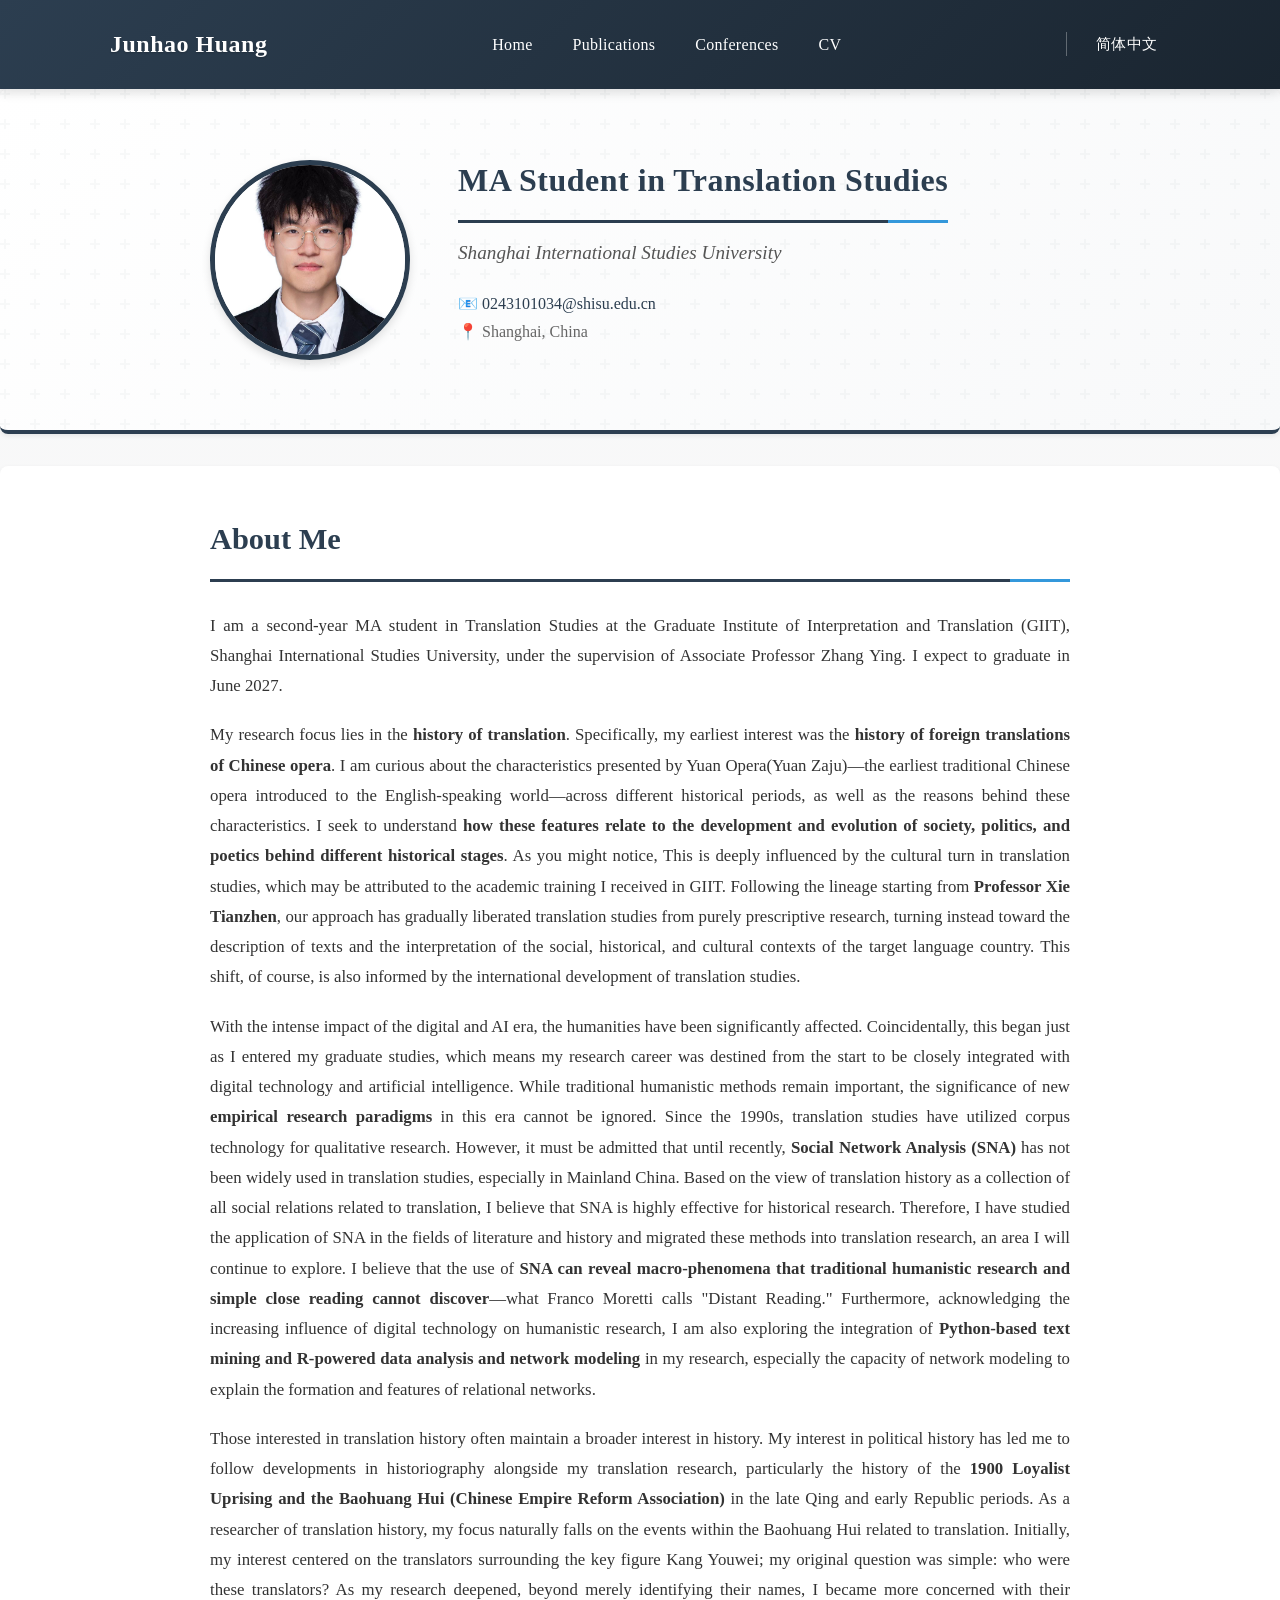
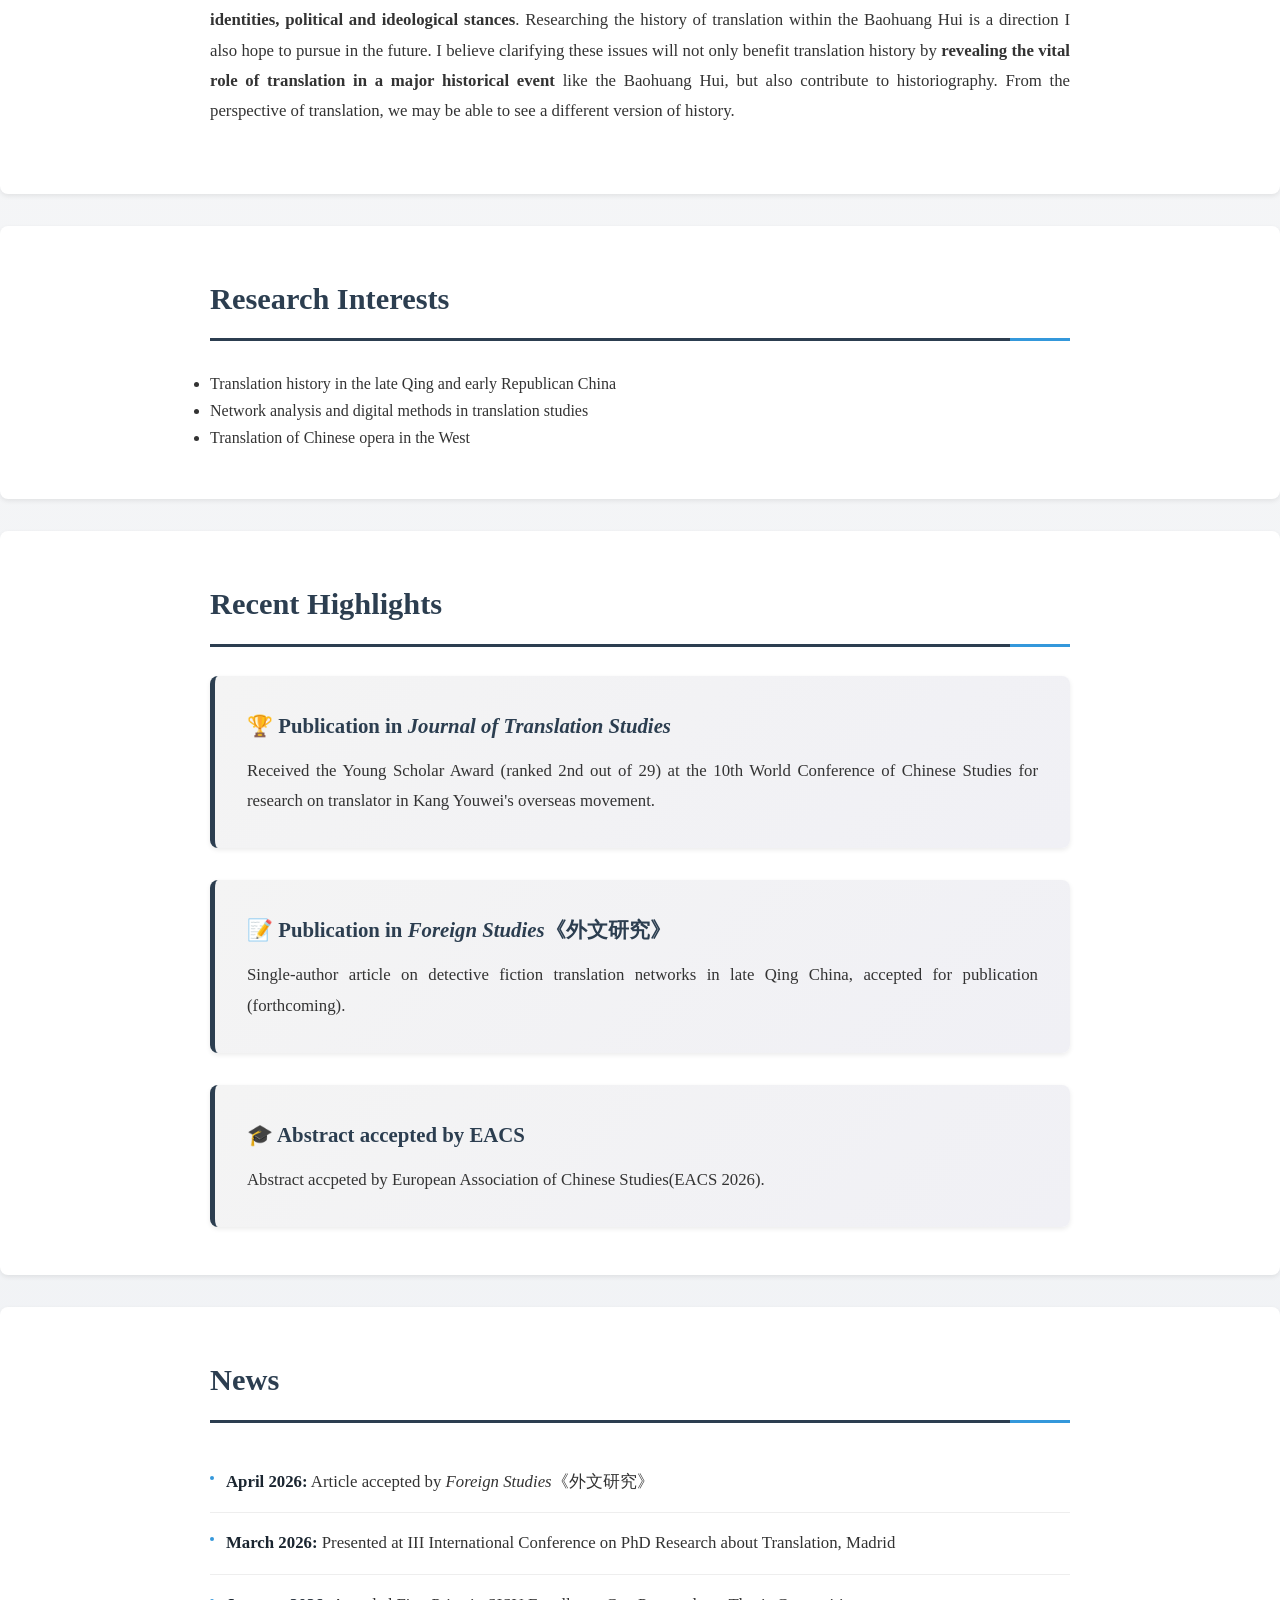
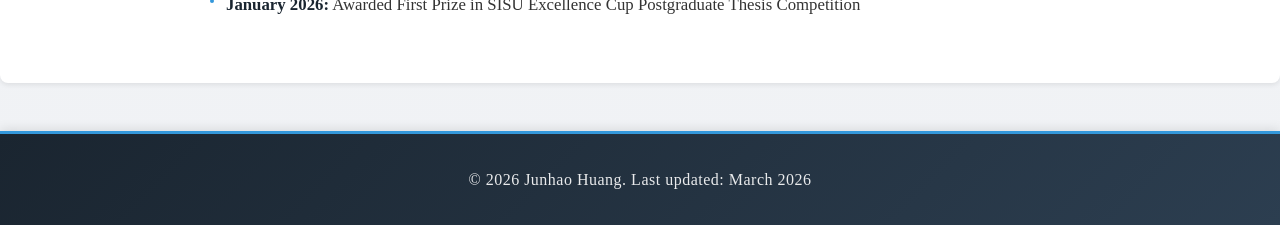
<file: index.html>
<!DOCTYPE html>
<html lang="en">
<head>
    <meta charset="UTF-8">
    <meta name="viewport" content="width=device-width, initial-scale=1.0">
    <title>Junhao Huang - Academic Website</title>
    <link rel="stylesheet" href="style.css">
    <!-- 移除冗余内联样式，完全依赖全局style.css -->
</head>
<body>
    <nav>
        <div class="nav-container">
            <h1>Junhao Huang</h1>
            <ul>
                <li><a href="index.html" class="active">Home</a></li>
                <li><a href="publications.html">Publications</a></li>
                <li><a href="conferences.html">Conferences</a></li>
                <li><a href="cv.pdf" target="_blank">CV</a></li>
            </ul>
            <div class="language-switch">
                <a href="index-zh.html" class="lang-btn">简体中文</a>
            </div>
        </div>
    </nav>

    <main>
        <!-- Hero区域：强化视觉层级，复用全局hero样式 -->
        <section class="hero">
            <div class="container hero-content">
                <img src="profile.jpg" alt="Junhao Huang" class="profile-photo">
                <div class="hero-text">
                    <h2>MA Student in Translation Studies</h2>
                    <p class="affiliation">Shanghai International Studies University</p>
                    <p class="contact">
                        📧 <a href="mailto:0243101034@shisu.edu.cn">0243101034@shisu.edu.cn</a><br>
                        📍 Shanghai, China
                    </p>
                </div>
            </div>
        </section>

        <!-- About Me：语义化优化，复用全局section样式 -->
        <section class="section-wrapper about-section">
            <div class="container">
                <h2 class="section-title">About Me</h2>
                <div class="content-block">
                    <p>I am a second-year MA student in Translation Studies at the Graduate Institute of Interpretation and Translation (GIIT), Shanghai International Studies University, under the supervision of Associate Professor Zhang Ying. I expect to graduate in June 2027.</p>
                    
                    <p>My research focus lies in the <strong>history of translation</strong>. Specifically, my earliest interest was the <strong>history of foreign translations of Chinese opera</strong>. I am curious about the characteristics presented by Yuan Opera(Yuan Zaju)—the earliest traditional Chinese opera introduced to the English-speaking world—across different historical periods, as well as the reasons behind these characteristics. I seek to understand <strong>how these features relate to the development and evolution of society, politics, and poetics behind different historical stages</strong>. As you might notice, This is deeply influenced by the cultural turn in translation studies, which may be attributed to the academic training I received in GIIT. Following the lineage starting from <strong>Professor Xie Tianzhen</strong>, our approach has gradually liberated translation studies from purely prescriptive research, turning instead toward the description of texts and the interpretation of the social, historical, and cultural contexts of the target language country. This shift, of course, is also informed by the international development of translation studies.</p>
                    
                    <p>With the intense impact of the digital and AI era, the humanities have been significantly affected. Coincidentally, this began just as I entered my graduate studies, which means my research career was destined from the start to be closely integrated with digital technology and artificial intelligence. While traditional humanistic methods remain important, the significance of new <strong>empirical research paradigms</strong> in this era cannot be ignored. Since the 1990s, translation studies have utilized corpus technology for qualitative research. However, it must be admitted that until recently, <strong>Social Network Analysis (SNA)</strong> has not been widely used in translation studies, especially in Mainland China. Based on the view of translation history as a collection of all social relations related to translation, I believe that SNA is highly effective for historical research. Therefore, I have studied the application of SNA in the fields of literature and history and migrated these methods into translation research, an area I will continue to explore. I believe that the use of <strong>SNA can reveal macro-phenomena that traditional humanistic research and simple close reading cannot discover</strong>—what Franco Moretti calls "Distant Reading." Furthermore, acknowledging the increasing influence of digital technology on humanistic research, I am also exploring the integration of <strong>Python-based text mining and R-powered data analysis and network modeling</strong> in my research, especially the capacity of network modeling to explain the formation and features of relational networks.</p>
                    
                    <p>Those interested in translation history often maintain a broader interest in history. My interest in political history has led me to follow developments in historiography alongside my translation research, particularly the history of the <strong>1900 Loyalist Uprising and the Baohuang Hui (Chinese Empire Reform Association)</strong> in the late Qing and early Republic periods. As a researcher of translation history, my focus naturally falls on the events within the Baohuang Hui related to translation. Initially, my interest centered on the translators surrounding the key figure Kang Youwei; my original question was simple: who were these translators? As my research deepened, beyond merely identifying their names, I became more concerned with their <strong>identities, political and ideological stances</strong>. Researching the history of translation within the Baohuang Hui is a direction I also hope to pursue in the future. I believe clarifying these issues will not only benefit translation history by <strong>revealing the vital role of translation in a major historical event</strong> like the Baohuang Hui, but also contribute to historiography. From the perspective of translation, we may be able to see a different version of history.</p>
                </div>
            </div>
        </section>

        <!-- Research Interests：强化列表视觉体验 -->
        <section class="section-wrapper research-section">
            <div class="container">
                <h2 class="section-title">Research Interests</h2>
                <ul class="interest-list">
                    <li>Translation history in the late Qing and early Republican China</li>
                    <li>Network analysis and digital methods in translation studies</li>
                    <li>Translation of Chinese opera in the West</li>
                </ul>
            </div>
        </section>

        <section class="highlights">
            <div class="container">
                <h2>Recent Highlights</h2>
                <div class="highlight-item">
                    <h3>🏆 Publication in <em>Journal of Translation Studies</em></h3>
                    <p>Received the Young Scholar Award (ranked 2nd out of 29) at the 10th World Conference of Chinese Studies for research on translator in Kang Youwei's overseas movement.</p>
                </div>
                <div class="highlight-item">
                    <h3>📝 Publication in <em>Foreign Studies</em>《外文研究》</h3>
                    <p>Single-author article on detective fiction translation networks in late Qing China, accepted for publication (forthcoming).</p>
                </div>
                <div class="highlight-item">
                    <h3>🎓 Abstract accepted by EACS</h3>
                    <p>Abstract accpeted by European Association of Chinese Studies(EACS 2026).</p>
                </div>
            </div>
        </section>

        <!-- News：优化时间轴视觉效果 -->
        <section class="section-wrapper news-section">
            <div class="container">
                <h2 class="section-title">News</h2>
                <ul class="news-list">
                    <li class="news-item"><strong>April 2026:</strong> Article accepted by <em>Foreign Studies</em>《外文研究》</li>
                    <li class="news-item"><strong>March 2026:</strong> Presented at III International Conference on PhD Research about Translation, Madrid</li>
                    <li class="news-item"><strong>January 2026:</strong> Awarded First Prize in SISU Excellence Cup Postgraduate Thesis Competition</li>
                </ul>
            </div>
        </section>
    </main>

    <footer>
        <div class="container">
            <p class="copyright">&copy; 2026 Junhao Huang. Last updated: March 2026</p>
        </div>
    </footer>
</body>
</html>
</file>
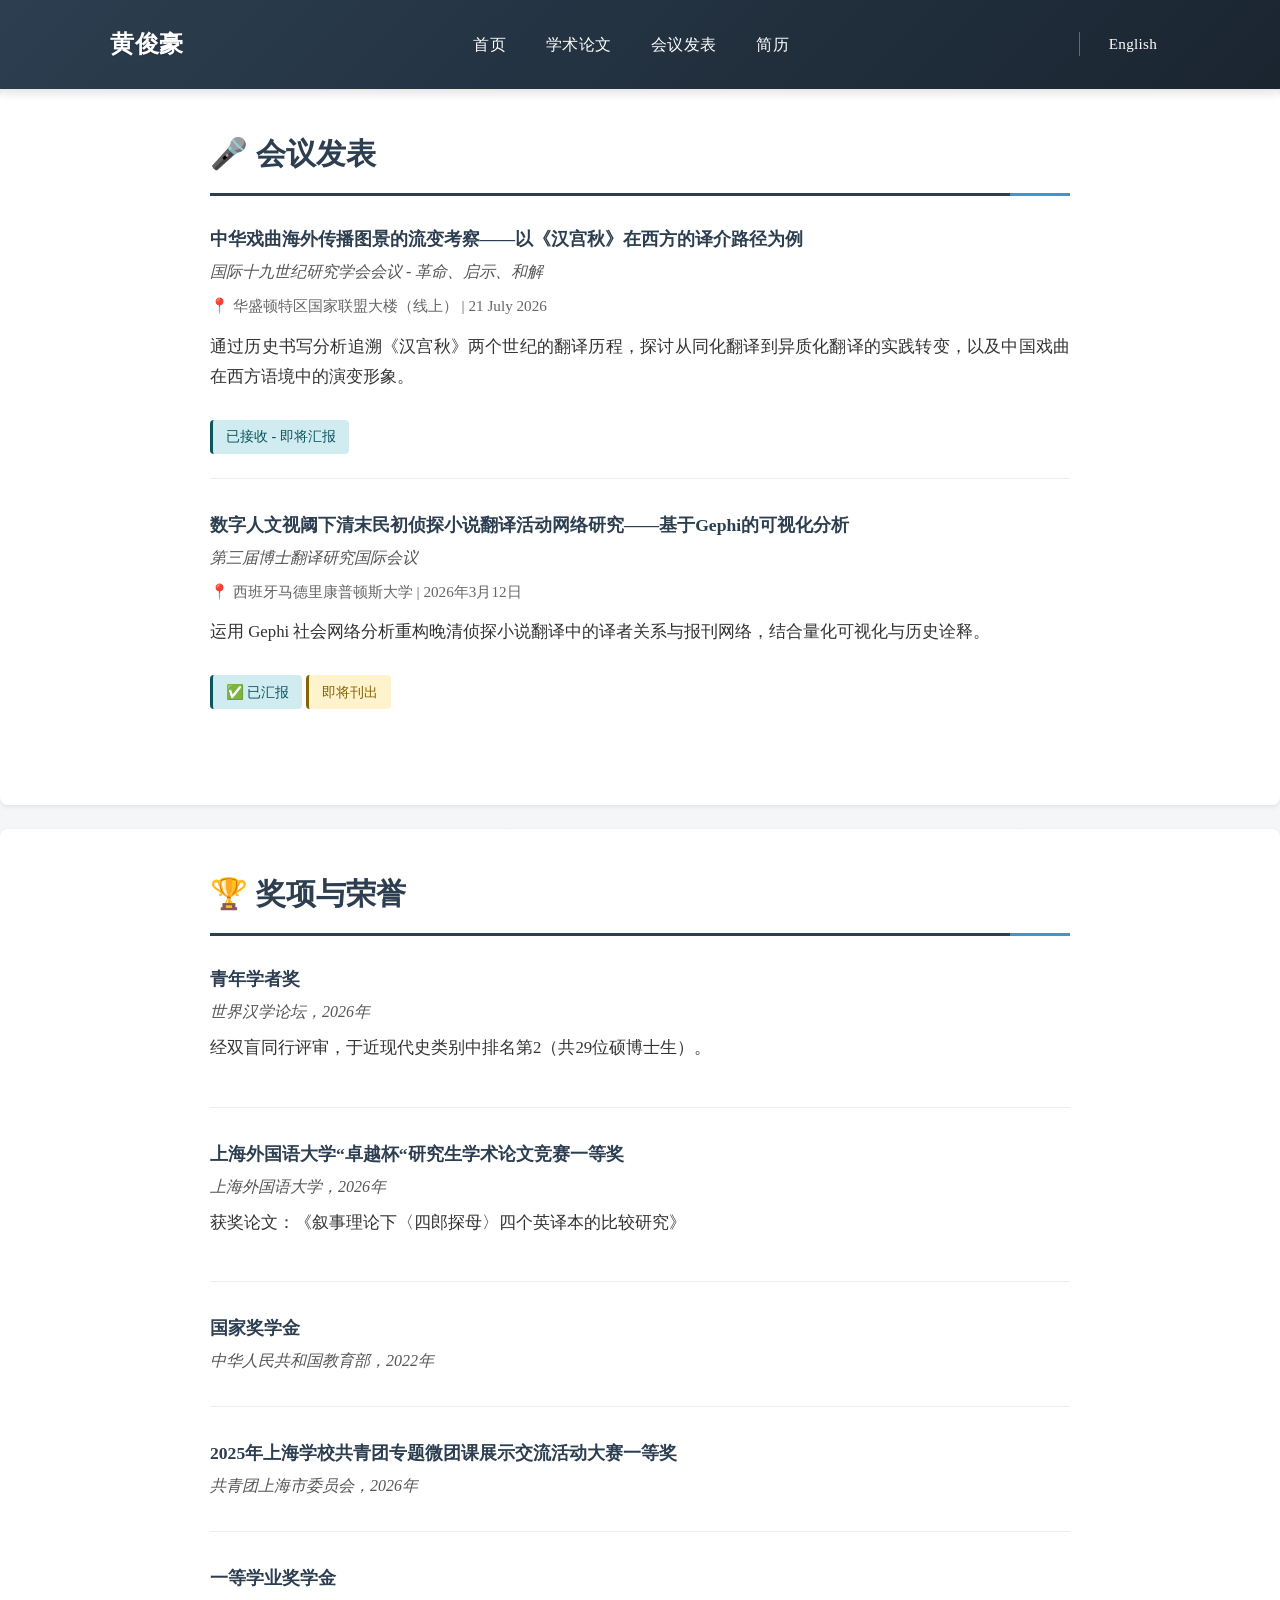
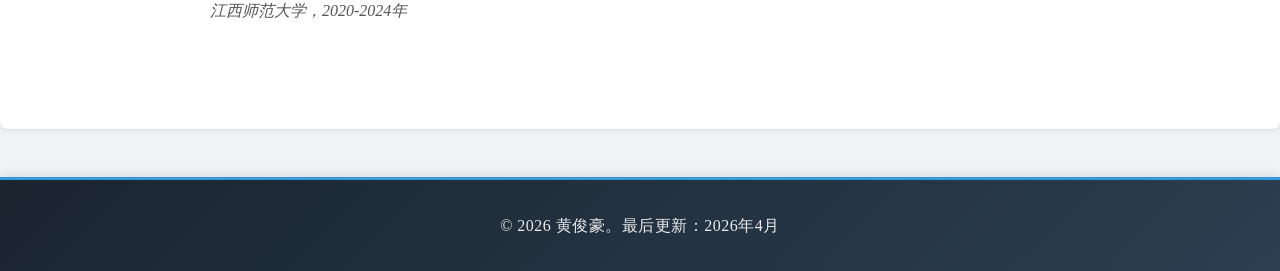
<file: conferences-zh.html>
<!DOCTYPE html>
<html lang="zh-CN">
<head>
    <meta charset="UTF-8">
    <meta name="viewport" content="width=device-width, initial-scale=1.0">
    <title>会议发表 - 黄俊豪</title>
    <link rel="stylesheet" href="style.css">
    <style>
        /* 会议板块样式优化，统一继承style.css设计语言 */
        .conf-section {
            background-color: white;
            padding: 2.5rem 0;
            margin-bottom: 1.5rem;
        }
        
        .conf-item {
            margin-bottom: 2rem;
            padding-bottom: 1.5rem;
            border-bottom: 1px solid #eee; /* 统一浅灰色分隔线 */
        }
        
        .conf-item:last-child {
            border-bottom: none;
        }
        
        .conf-title {
            font-weight: 600;
            color: #2c3e50; /* 统一主色调 */
            font-size: 1.1rem;
            margin-bottom: 0.3rem;
            line-height: 1.6; /* 统一行高 */
        }
        
        .conf-venue {
            font-style: italic;
            color: #555;
            margin-bottom: 0.5rem;
            font-size: 1rem;
        }
        
        .conf-location {
            color: #666;
            font-size: 0.95rem;
            margin-bottom: 0.8rem; /* 调整间距更舒适 */
            display: flex;
            align-items: center;
            gap: 0.5rem;
        }
        
        .conf-award {
            background-color: #fff3cd;
            padding: 0.3rem 0.8rem;
            border-radius: 4px;
            display: inline-block;
            margin-top: 0.5rem;
            margin-right: 0.5rem;
            font-size: 0.9rem;
            color: #856404;
            border-left: 3px solid #856404; /* 增加左侧强调线，统一设计风格 */
        }
        
        .conf-status {
            background-color: #d1ecf1;
            padding: 0.3rem 0.8rem;
            border-radius: 4px;
            display: inline-block;
            margin-top: 0.5rem;
            font-size: 0.9rem;
            color: #0c5460;
            border-left: 3px solid #0c5460; /* 增加左侧强调线，统一设计风格 */
        }

        /* 响应式适配 - 继承style.css的断点 */
        @media (max-width: 768px) {
            .conf-title {
                font-size: 1rem;
            }
            
            .conf-venue, .conf-location {
                font-size: 0.95rem;
            }
            
            .conf-award, .conf-status {
                font-size: 0.85rem;
                padding: 0.2rem 0.6rem;
                display: inline-block;
                margin-bottom: 0.5rem;
            }
        }
    </style>
</head>
<body>
    <nav>
        <div class="nav-container">
            <h1>黄俊豪</h1>
            <ul>
                <li><a href="index-zh.html">首页</a></li>
                <li><a href="publications-zh.html">学术论文</a></li>
                <li><a href="conferences-zh.html">会议发表</a></li>
                <li><a href="cv.pdf" target="_blank">简历</a></li>
            </ul>
            <div class="language-switch">
                <a href="conferences.html" class="lang-btn">English</a>
            </div>
        </div>
    </nav>

    <main>
        <section class="conf-section">
            <div class="container">
                <h2>🎤 会议发表</h2>

                <div class="conf-item">
                    <div class="conf-title">中华戏曲海外传播图景的流变考察——以《汉宫秋》在西方的译介路径为例</div>
                    <div class="conf-venue">国际十九世纪研究学会会议 - 革命、启示、和解</div>
                    <div class="conf-location">📍 华盛顿特区国家联盟大楼（线上） | 21 July 2026</div>
                    <p>通过历史书写分析追溯《汉宫秋》两个世纪的翻译历程，探讨从同化翻译到异质化翻译的实践转变，以及中国戏曲在西方语境中的演变形象。</p>
                    <div class="conf-status">已接收 - 即将汇报</div>
                </div>

                <div class="conf-item">
                    <div class="conf-title">数字人文视阈下清末民初侦探小说翻译活动网络研究——基于Gephi的可视化分析</div>
                    <div class="conf-venue">第三届博士翻译研究国际会议</div>
                    <div class="conf-location">📍 西班牙马德里康普顿斯大学 | 2026年3月12日</div>
                    <p>运用 Gephi 社会网络分析重构晚清侦探小说翻译中的译者关系与报刊网络，结合量化可视化与历史诠释。</p>
                    <div class="conf-status">✅ 已汇报</div>
                    <div class="conf-award">即将刊出</div>
                </div>
            </div>
        </section>

        <section class="conf-section">
            <div class="container">
                <h2>🏆 奖项与荣誉</h2>
                
                <div class="conf-item">
                    <div class="conf-title">青年学者奖</div>
                    <div class="conf-venue">世界汉学论坛，2026年</div>
                    <p>经双盲同行评审，于近现代史类别中排名第2（共29位硕博士生）。</p>
                </div>

                <div class="conf-item">
                    <div class="conf-title">上海外国语大学“卓越杯“研究生学术论文竞赛一等奖</div>
                    <div class="conf-venue">上海外国语大学，2026年</div>
                    <p>获奖论文：《叙事理论下〈四郎探母〉四个英译本的比较研究》</p>
                </div>

                <div class="conf-item">
                    <div class="conf-title">国家奖学金</div>
                    <div class="conf-venue">中华人民共和国教育部，2022年</div>
                </div>

                <div class="conf-item">
                    <div class="conf-title">2025年上海学校共⻘团专题微团课展⽰交流活动⼤赛一等奖</div>
                    <div class="conf-venue">共青团上海市委员会，2026年</div>
                </div>

                <div class="conf-item">
                    <div class="conf-title">一等学业奖学金</div>
                    <div class="conf-venue">江西师范大学，2020-2024年</div>
                </div>
            </div>
        </section>
    </main>

    <footer>
        <div class="container">
            <p>&copy; 2026 黄俊豪。最后更新：2026年4月</p>
        </div>
    </footer>
</body>
</html>
</file>
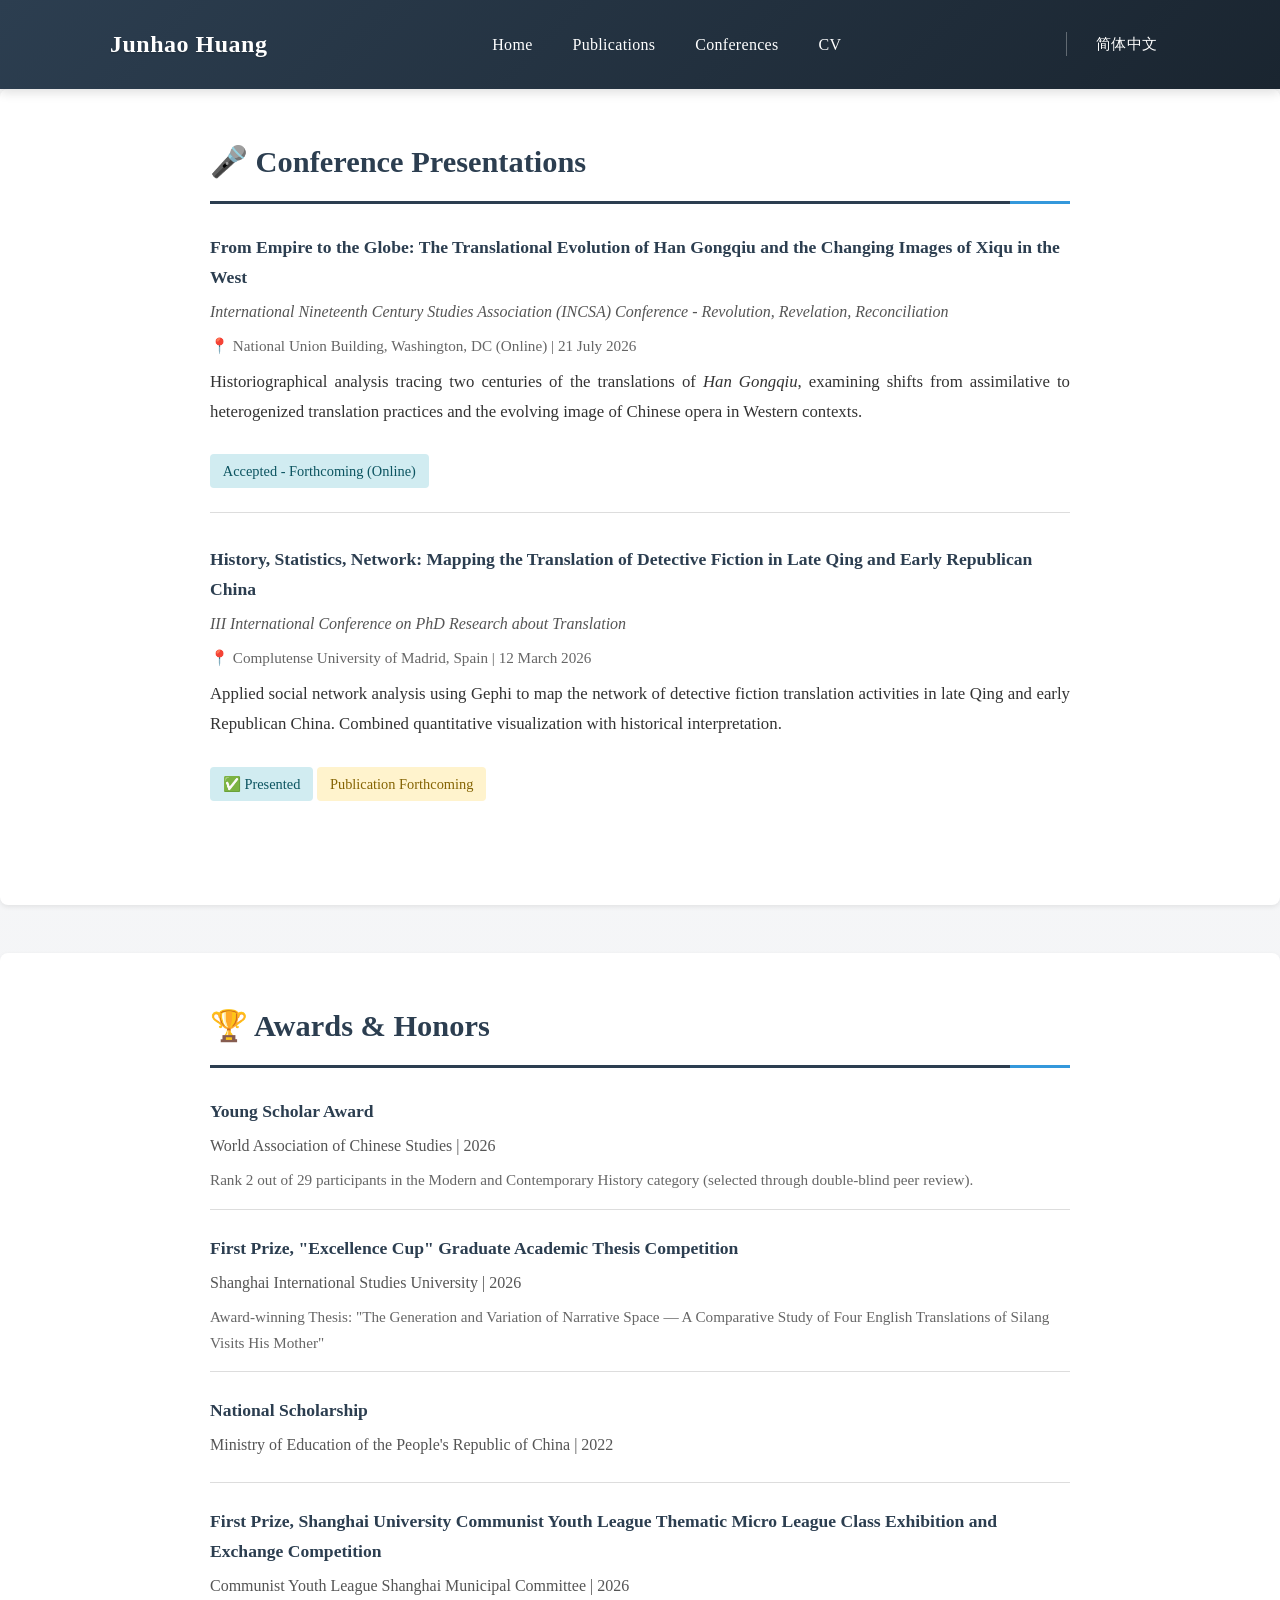
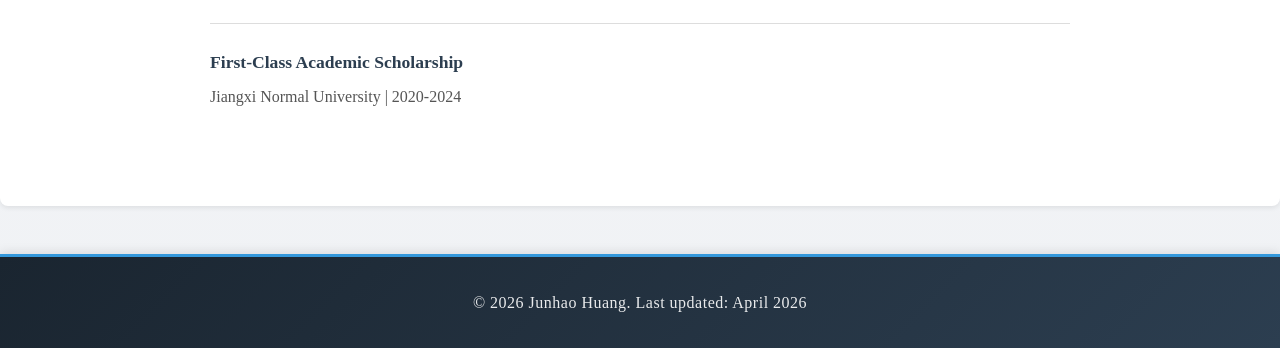
<file: conferences.html>
<!DOCTYPE html>
<html lang="en">
<head>
    <meta charset="UTF-8">
    <meta name="viewport" content="width=device-width, initial-scale=1.0">
    <title>Conferences - Junhao Huang</title>
    <link rel="stylesheet" href="style.css">
    <style>
        .conf-section {
            margin-bottom: 3rem;
        }
        
        .conf-item {
            margin-bottom: 2rem;
            padding-bottom: 1.5rem;
            border-bottom: 1px solid #ddd;
        }
        
        .conf-item:last-child {
            border-bottom: none;
        }
        
        .conf-title {
            font-weight: bold;
            color: #2c3e50;
            font-size: 1.1rem;
            margin-bottom: 0.3rem;
        }
        
        .conf-venue {
            font-style: italic;
            color: #555;
            margin-bottom: 0.5rem;
        }
        
        .conf-location {
            color: #666;
            font-size: 0.95rem;
            margin-bottom: 0.5rem;
        }
        
        .conf-award {
            background-color: #fff3cd;
            padding: 0.3rem 0.8rem;
            border-radius: 4px;
            display: inline-block;
            margin-top: 0.5rem;
            margin-right: 0.5rem;
            font-size: 0.9rem;
            color: #856404;
        }
        
        .conf-status {
            background-color: #d1ecf1;
            padding: 0.3rem 0.8rem;
            border-radius: 4px;
            display: inline-block;
            margin-top: 0.5rem;
            font-size: 0.9rem;
            color: #0c5460;
        }

        /* 新增奖项与荣誉板块样式（与繁体版对齐） */
        .awards-section {
            margin-bottom: 3rem;
        }

        .award-item {
            margin-bottom: 1.5rem;
            padding-bottom: 1rem;
            border-bottom: 1px solid #ddd;
        }

        .award-item:last-child {
            border-bottom: none;
        }

        .award-title {
            font-weight: bold;
            color: #2c3e50;
            font-size: 1.1rem;
            margin-bottom: 0.3rem;
        }

        .award-issuer {
            color: #555;
            margin-bottom: 0.5rem;
        }

        .award-desc {
            color: #666;
            font-size: 0.95rem;
        }
    </style>
</head>
<body>
    <nav>
        <div class="nav-container">
            <h1>Junhao Huang</h1>
            <ul>
                <li><a href="index.html">Home</a></li>
                <li><a href="publications.html">Publications</a></li>
                <li><a href="conferences.html">Conferences</a></li>
                <li><a href="cv.pdf" target="_blank">CV</a></li>
            </ul>
            <div class="language-switch">
                <a href="conferences-zh.html" class="lang-btn">简体中文</a>
            </div>
        </div>
    </nav>

    <main>
        <!-- 会议发表板块 -->
        <section class="conf-section">
            <div class="container">
                <h2>🎤 Conference Presentations</h2>

                <div class="conf-item">
                    <div class="conf-title">From Empire to the Globe: The Translational Evolution of Han Gongqiu and the Changing Images of Xiqu in the West</div>
                    <div class="conf-venue">International Nineteenth Century Studies Association (INCSA) Conference - Revolution, Revelation, Reconciliation</div>
                    <div class="conf-location">📍 National Union Building, Washington, DC (Online) | 21 July 2026</div>
                    <p>Historiographical analysis tracing two centuries of the translations of <em>Han Gongqiu</em>, examining shifts from assimilative to heterogenized translation practices and the evolving image of Chinese opera in Western contexts.</p>
                    <div class="conf-status">Accepted - Forthcoming (Online)</div>
                </div>

                <div class="conf-item">
                    <div class="conf-title">History, Statistics, Network: Mapping the Translation of Detective Fiction in Late Qing and Early Republican China</div>
                    <div class="conf-venue">III International Conference on PhD Research about Translation</div>
                    <div class="conf-location">📍 Complutense University of Madrid, Spain | 12 March 2026</div>
                    <p>Applied social network analysis using Gephi to map the network of detective fiction translation activities in late Qing and early Republican China. Combined quantitative visualization with historical interpretation.</p>
                    <div class="conf-status">✅ Presented</div>
                    <div class="conf-award">Publication Forthcoming</div>
                </div>
            </div>
        </section>

        <!-- 奖项与荣誉板块（与繁体版对齐新增） -->
        <section class="awards-section">
            <div class="container">
                <h2>🏆 Awards & Honors</h2>

                <div class="award-item">
                    <div class="award-title">Young Scholar Award</div>
                    <div class="award-issuer">World Association of Chinese Studies | 2026</div>
                    <div class="award-desc">Rank 2 out of 29 participants in the Modern and Contemporary History category (selected through double-blind peer review).</div>
                </div>

                <div class="award-item">
                    <div class="award-title">First Prize, "Excellence Cup" Graduate Academic Thesis Competition</div>
                    <div class="award-issuer">Shanghai International Studies University | 2026</div>
                    <div class="award-desc">Award-winning Thesis: "The Generation and Variation of Narrative Space — A Comparative Study of Four English Translations of Silang Visits His Mother"</div>
                </div>

                <div class="award-item">
                    <div class="award-title">National Scholarship</div>
                    <div class="award-issuer">Ministry of Education of the People's Republic of China | 2022</div>
                </div>

                <div class="award-item">
                    <div class="award-title">First Prize, Shanghai University Communist Youth League Thematic Micro League Class Exhibition and Exchange Competition</div>
                    <div class="award-issuer">Communist Youth League Shanghai Municipal Committee | 2026</div>
                </div>

                <div class="award-item">
                    <div class="award-title">First-Class Academic Scholarship</div>
                    <div class="award-issuer">Jiangxi Normal University | 2020-2024</div>
                </div>
            </div>
        </section>
    </main>

    <footer>
        <div class="container">
            <p>&copy; 2026 Junhao Huang. Last updated: April 2026</p>
        </div>
    </footer>
</body>
</html>
</file>
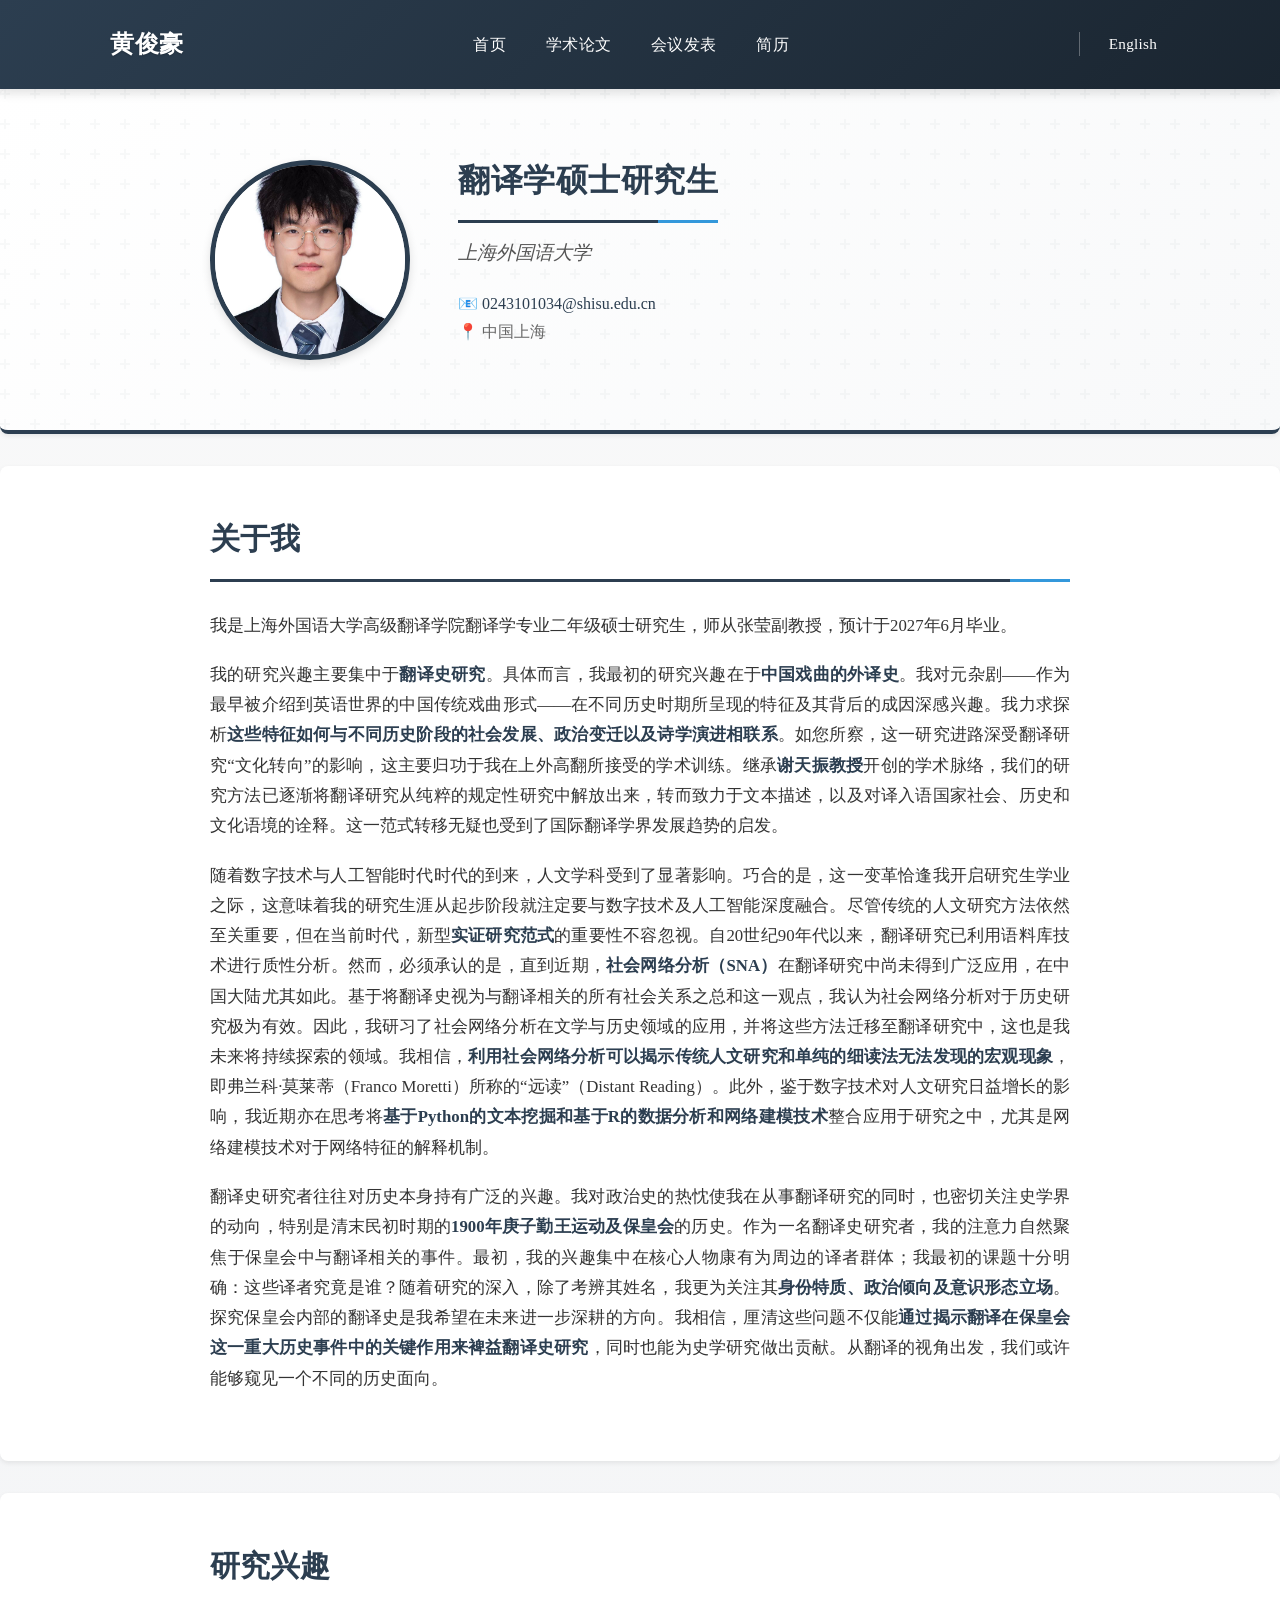
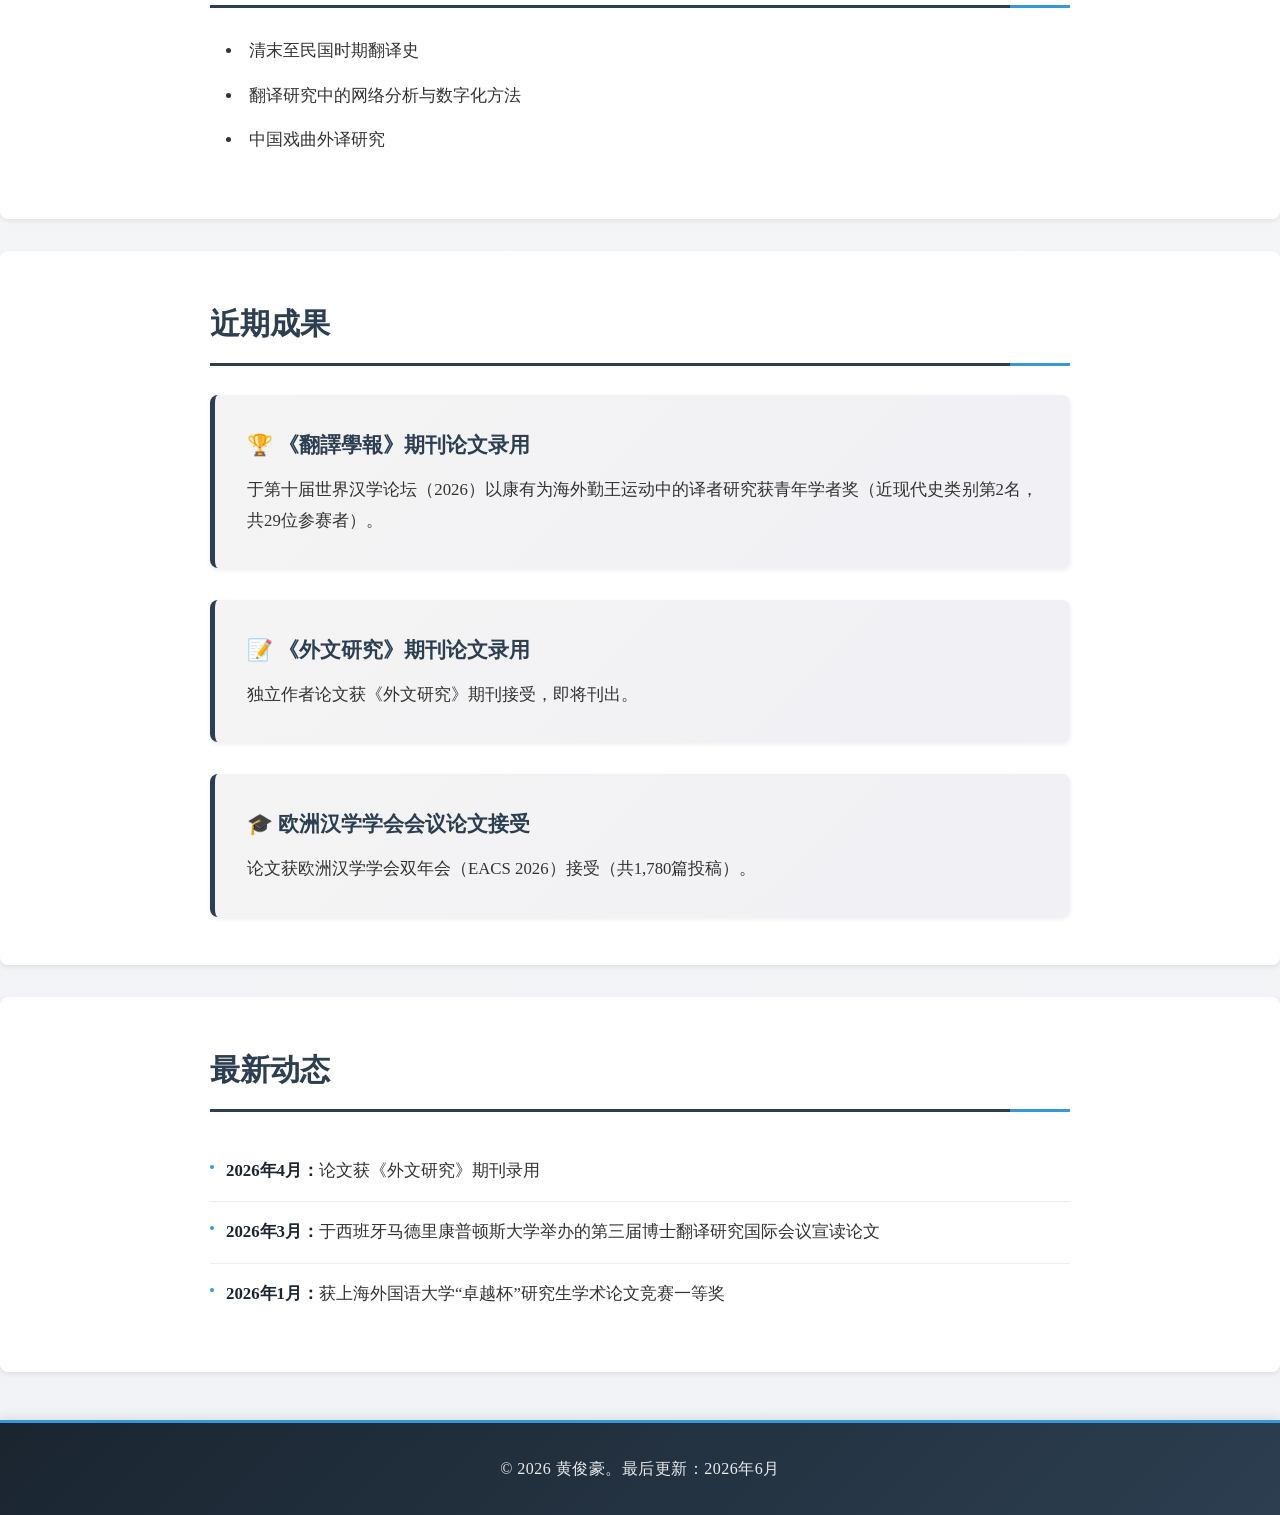
<file: index-zh.html>
<!DOCTYPE html>
<html lang="zh-CN">
<head>
    <meta charset="UTF-8">
    <meta name="viewport" content="width=device-width, initial-scale=1.0">
    <title>黄俊豪 - 学术网站</title>
    <link rel="stylesheet" href="style.css">
    <style>
        /* 仅覆盖研究兴趣板块的列表样式，不影响其他区域 */
        .research ul {
            list-style: none; /* 清空原有全局列表样式 */
            padding-left: 0; /* 重置缩进，保持视觉对齐 */
        }
        .research li {
            list-style-type: disc; /* 实心点（与英文统一） */
            list-style-position: inside; /* 点与文字对齐（和原有勾号位置一致） */
            color: inherit; /* 移除蓝色，继承默认文字颜色 */
            padding-left: 0; /* 重置内边距 */
        }
        /* 彻底清除可能的勾号伪元素（若全局样式用了::before） */
        .research li::before {
            content: "" !important;
            display: none !important;
            color: inherit !important;
        }
    </style>
</head>
<body>
    <nav>
        <div class="nav-container">
            <h1>黄俊豪</h1>
            <ul>
                <li><a href="index-zh.html">首页</a></li>
                <li><a href="publications-zh.html">学术论文</a></li>
                <li><a href="conferences-zh.html">会议发表</a></li>
                <li><a href="cv.pdf" target="_blank">简历</a></li>
            </ul>
            <div class="language-switch">
                <a href="index.html" class="lang-btn">English</a>
            </div>
        </div>
    </nav>

    <main>
        <section class="hero">
            <div class="container">
                <img src="profile.jpg" alt="黃俊豪" class="profile-photo">
                <div class="hero-text">
                    <h2>翻译学硕士研究生</h2>
                    <p class="affiliation">上海外国语大学</p>
                    <p class="contact">
                        📧 <a href="mailto:0243101034@shisu.edu.cn">0243101034@shisu.edu.cn</a><br>
                        📍 中国上海
                    </p>
                </div>
            </div>
        </section>

        <section class="about">
            <div class="container">
                <h2>关于我</h2>
                <p>我是上海外国语大学高级翻译学院翻译学专业二年级硕士研究生，师从张莹副教授，预计于2027年6月毕业。</p>
                
                <p>我的研究兴趣主要集中于<strong>翻译史研究</strong>。具体而言，我最初的研究兴趣在于<strong>中国戏曲的外译史</strong>。我对元杂剧——作为最早被介绍到英语世界的中国传统戏曲形式——在不同历史时期所呈现的特征及其背后的成因深感兴趣。我力求探析<strong>这些特征如何与不同历史阶段的社会发展、政治变迁以及诗学演进相联系</strong>。如您所察，这一研究进路深受翻译研究“文化转向”的影响，这主要归功于我在上外高翻所接受的学术训练。继承<strong>谢天振教授</strong>开创的学术脉络，我们的研究方法已逐渐将翻译研究从纯粹的规定性研究中解放出来，转而致力于文本描述，以及对译入语国家社会、历史和文化语境的诠释。这一范式转移无疑也受到了国际翻译学界发展趋势的启发。</p>
                <p>随着数字技术与人工智能时代时代的到来，人文学科受到了显著影响。巧合的是，这一变革恰逢我开启研究生学业之际，这意味着我的研究生涯从起步阶段就注定要与数字技术及人工智能深度融合。尽管传统的人文研究方法依然至关重要，但在当前时代，新型<strong>实证研究范式</strong>的重要性不容忽视。自20世纪90年代以来，翻译研究已利用语料库技术进行质性分析。然而，必须承认的是，直到近期，<strong>社会网络分析（SNA）</strong>在翻译研究中尚未得到广泛应用，在中国大陆尤其如此。基于将翻译史视为与翻译相关的所有社会关系之总和这一观点，我认为社会网络分析对于历史研究极为有效。因此，我研习了社会网络分析在文学与历史领域的应用，并将这些方法迁移至翻译研究中，这也是我未来将持续探索的领域。我相信，<strong>利用社会网络分析可以揭示传统人文研究和单纯的细读法无法发现的宏观现象</strong>，即弗兰科·莫莱蒂（Franco Moretti）所称的“远读”（Distant Reading）。此外，鉴于数字技术对人文研究日益增长的影响，我近期亦在思考将<strong>基于Python的文本挖掘和基于R的数据分析和网络建模技术</strong>整合应用于研究之中，尤其是网络建模技术对于网络特征的解释机制。</p>
                <p>翻译史研究者往往对历史本身持有广泛的兴趣。我对政治史的热忱使我在从事翻译研究的同时，也密切关注史学界的动向，特别是清末民初时期的<strong>1900年庚子勤王运动及保皇会</strong>的历史。作为一名翻译史研究者，我的注意力自然聚焦于保皇会中与翻译相关的事件。最初，我的兴趣集中在核心人物康有为周边的译者群体；我最初的课题十分明确：这些译者究竟是谁？随着研究的深入，除了考辨其姓名，我更为关注其<strong>身份特质、政治倾向及意识形态立场</strong>。探究保皇会内部的翻译史是我希望在未来进一步深耕的方向。我相信，厘清这些问题不仅能<strong>通过揭示翻译在保皇会这一重大历史事件中的关键作用来裨益翻译史研究</strong>，同时也能为史学研究做出贡献。从翻译的视角出发，我们或许能够窥见一个不同的历史面向。</p>
            </div>
        </section>

        <section class="research">
            <div class="container">
                <h2>研究兴趣</h2>
                <ul>
                    <li>清末至民国时期翻译史</li>
                    <li>翻译研究中的网络分析与数字化方法</li>
                    <li>中国戏曲外译研究</li>
                </ul>
            </div>
        </section>

        <section class="highlights">
            <div class="container">
                <h2>近期成果</h2>
                <div class="highlight-item">
                    <h3>🏆 《翻譯學報》期刊论文录用</h3>
                    <p>于第十届世界汉学论坛（2026）以康有为海外勤王运动中的译者研究获青年学者奖（近现代史类别第2名，共29位参赛者）。</p>
                </div>
                <div class="highlight-item">
                    <h3>📝 《外文研究》期刊论文录用</h3>
                    <p>独立作者论文获《外文研究》期刊接受，即将刊出。</p>
                </div>
                <div class="highlight-item">
                    <h3>🎓 欧洲汉学学会会议论文接受</h3>
                    <p>论文获欧洲汉学学会双年会（EACS 2026）接受（共1,780篇投稿）。</p>
                </div>
            </div>
        </section>

        <section class="news">
            <div class="container">
                <h2>最新动态</h2>
                <ul class="news-list">
                    <li><strong>2026年4月：</strong>论文获《外文研究》期刊录用</li>
                    <li><strong>2026年3月：</strong>于西班牙马德里康普顿斯大学举办的第三届博士翻译研究国际会议宣读论文</li>
                    <li><strong>2026年1月：</strong>获上海外国语大学“卓越杯”研究生学术论文竞赛一等奖</li>
                </ul>
            </div>
        </section>
    </main>

    <footer>
        <div class="container">
            <p>&copy; 2026 黄俊豪。最后更新：2026年6月</p>
        </div>
    </footer>
</body>
</html>
</file>
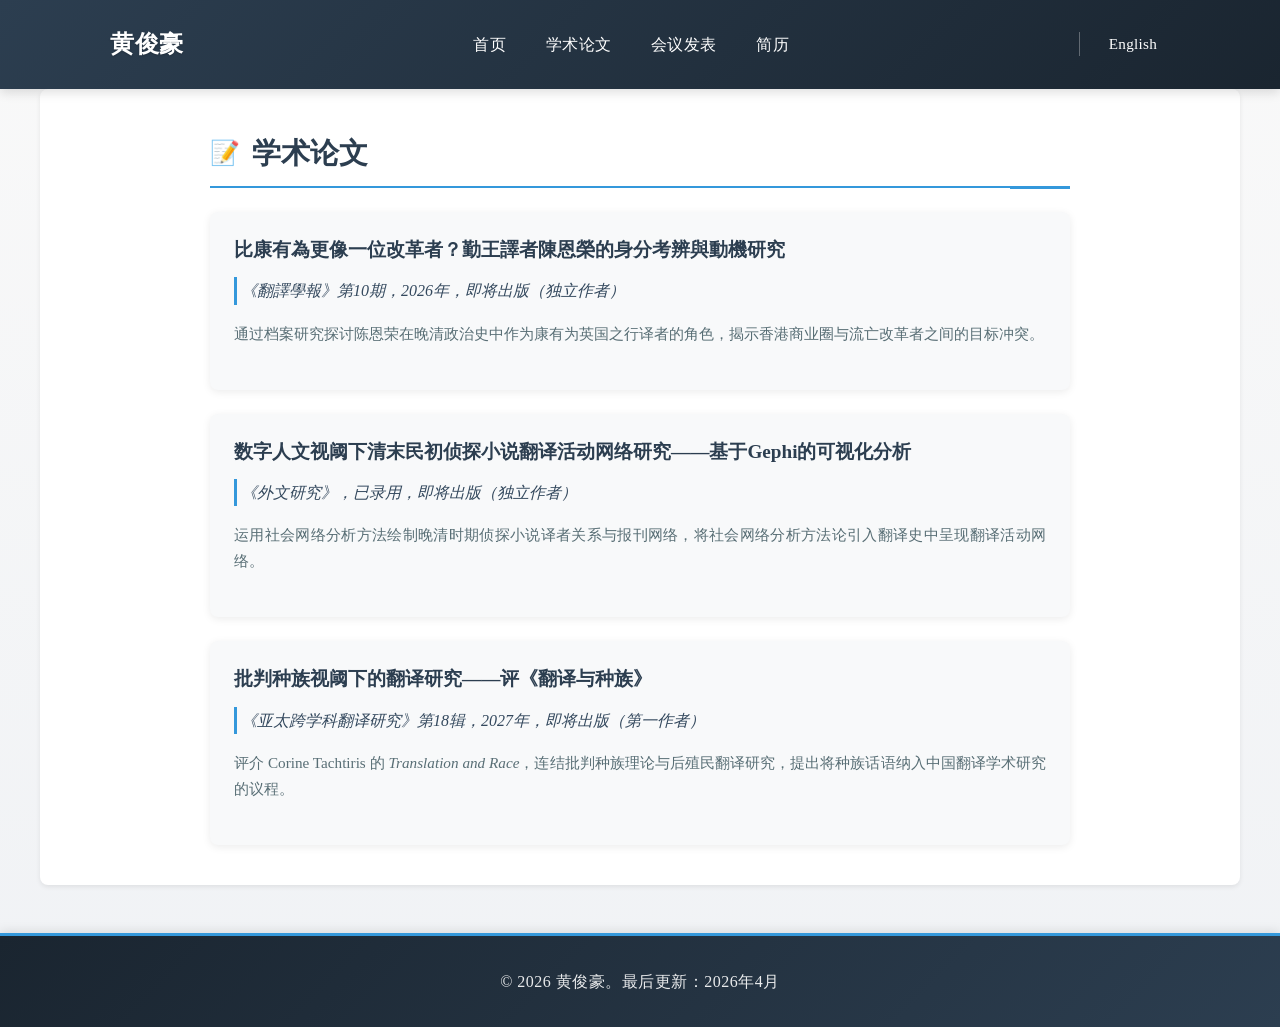
<file: publications-zh.html>
<!DOCTYPE html>
<html lang="zh-CN">
<head>
    <meta charset="UTF-8">
    <meta name="viewport" content="width=device-width, initial-scale=1.0">
    <title>学术论文 - 黄俊豪</title>
    <link rel="stylesheet" href="style.css">
    <style>
        /* 统一区块样式，对齐全局style.css体系 */
        .section-wrapper {
            padding: 40px 0;
            margin: 0 auto;
            max-width: 1200px;
        }
        .section-title {
            font-size: 1.8rem;
            margin-bottom: 24px;
            color: #2c3e50;
            border-bottom: 2px solid #3498db;
            padding-bottom: 8px;
            display: flex;
            align-items: center;
            gap: 12px;
        }
        .section-title::before {
            content: "📝";
            font-size: 1.5rem;
        }

        /* 论文列表样式优化 */
        .pub-list {
            display: grid;
            gap: 24px;
        }
        .pub-item {
            padding: 24px;
            background: #f8f9fa;
            border-radius: 8px;
            box-shadow: 0 2px 8px rgba(0,0,0,0.08);
            transition: transform 0.2s ease, box-shadow 0.2s ease;
        }
        .pub-item:hover {
            transform: translateY(-4px);
            box-shadow: 0 4px 16px rgba(0,0,0,0.12);
        }
        .pub-title {
            font-weight: 600;
            color: #2c3e50;
            font-size: 1.2rem;
            margin-bottom: 0.8rem;
            line-height: 1.5;
        }
        .pub-venue {
            font-style: italic;
            color: #34495e;
            margin-bottom: 1rem;
            font-size: 1rem;
            padding-left: 4px;
            border-left: 3px solid #3498db;
        }
        .pub-description {
            color: #586e75;
            font-size: 0.95rem;
            line-height: 1.7;
        }

        /* 响应式适配 */
        @media (max-width: 768px) {
            .section-wrapper {
                padding: 20px 16px;
            }
            .section-title {
                font-size: 1.5rem;
            }
            .pub-item {
                padding: 16px;
            }
            .pub-title {
                font-size: 1.1rem;
            }
        }
    </style>
</head>
<body>
    <nav>
        <div class="nav-container">
            <h1>黄俊豪</h1>
            <ul>
                <li><a href="index-zh.html">首页</a></li>
                <li><a href="publications-zh.html" class="active">学术论文</a></li>
                <li><a href="conferences-zh.html">会议发表</a></li>
                <li><a href="cv.pdf" target="_blank">简历</a></li>
            </ul>
            <div class="language-switch">
                <a href="publications.html" class="lang-btn">English</a>
            </div>
        </div>
    </nav>

    <main>
        <!-- 统一区块包裹，对齐全局样式 -->
        <section class="section-wrapper pub-section">
            <div class="container">
                <h2 class="section-title">学术论文</h2>
                
                <!-- 论文列表容器，优化布局 -->
                <div class="pub-list">
                    <div class="pub-item">
                        <div class="pub-title">比康有為更像一位改革者？勤王譯者陳恩榮的身分考辨與動機研究</div>
                        <div class="pub-venue">《翻譯學報》第10期，2026年，即将出版（独立作者）</div>
                        <p class="pub-description">通过档案研究探讨陈恩荣在晚清政治史中作为康有为英国之行译者的角色，揭示香港商业圈与流亡改革者之间的目标冲突。</p>
                    </div>
                <div class="pub-list">
                    <div class="pub-item">
                        <div class="pub-title">数字人文视阈下清末民初侦探小说翻译活动网络研究——基于Gephi的可视化分析</div>
                        <div class="pub-venue">《外文研究》，已录用，即将出版（独立作者）</div>
                        <p class="pub-description">运用社会网络分析方法绘制晚清时期侦探小说译者关系与报刊网络，将社会网络分析方法论引入翻译史中呈现翻译活动网络。</p>
                    </div>

                    <div class="pub-item">
                        <div class="pub-title">批判种族视阈下的翻译研究——评《翻译与种族》</div>
                        <div class="pub-venue">《亚太跨学科翻译研究》第18辑，2027年，即将出版（第一作者）</div>
                        <p class="pub-description">评介 Corine Tachtiris 的 <em>Translation and Race</em>，连结批判种族理论与后殖民翻译研究，提出将种族话语纳入中国翻译学术研究的议程。</p>
                    </div>
                </div>
            </div>
        </section>
    </main>

    <footer>
        <div class="container">
            <p class="copyright">&copy; 2026 黄俊豪。最后更新：2026年4月</p>
        </div>
    </footer>
</body>
</html>
</file>
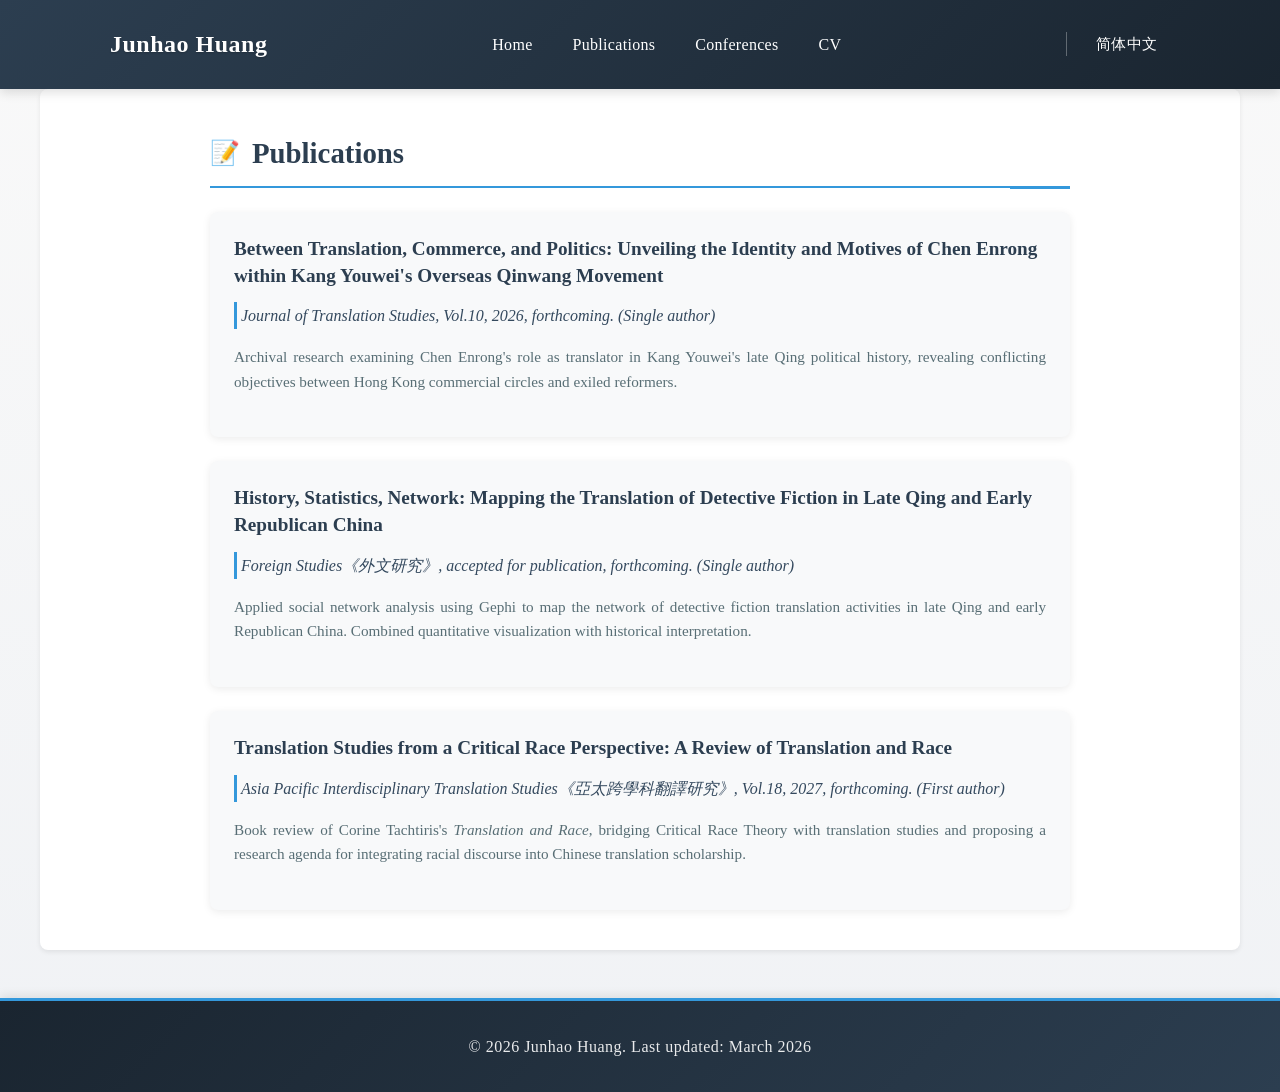
<file: publications.html>
<!DOCTYPE html>
<html lang="en">
<head>
    <meta charset="UTF-8">
    <meta name="viewport" content="width=device-width, initial-scale=1.0">
    <title>Publications - Junhao Huang</title>
    <link rel="stylesheet" href="style.css">
    <style>
        /* 全局区块统一样式，对齐中文版本体系 */
        .section-wrapper {
            padding: 40px 0;
            margin: 0 auto;
            max-width: 1200px;
        }
        .section-title {
            font-size: 1.8rem;
            margin-bottom: 24px;
            color: #2c3e50;
            border-bottom: 2px solid #3498db;
            padding-bottom: 8px;
            display: flex;
            align-items: center;
            gap: 12px;
            font-weight: 600;
        }
        .section-title::before {
            content: "📝";
            font-size: 1.5rem;
        }

        /* 论文列表优化 - 适配英文排版 */
        .pub-list {
            display: grid;
            gap: 24px;
        }
        .pub-item {
            padding: 24px;
            background: #f8f9fa;
            border-radius: 8px;
            box-shadow: 0 2px 8px rgba(0,0,0,0.08);
            transition: transform 0.2s ease, box-shadow 0.2s ease;
        }
        .pub-item:hover {
            transform: translateY(-4px);
            box-shadow: 0 4px 16px rgba(0,0,0,0.12);
        }
        .pub-title {
            font-weight: 600;
            color: #2c3e50;
            font-size: 1.2rem;
            margin-bottom: 0.8rem;
            line-height: 1.4; /* 英文行高适配 */
        }
        .pub-venue {
            font-style: italic;
            color: #34495e;
            margin-bottom: 1rem;
            font-size: 1rem;
            padding-left: 4px;
            border-left: 3px solid #3498db;
        }
        .pub-description {
            color: #586e75;
            font-size: 0.95rem;
            line-height: 1.6; /* 英文阅读最优行高 */
        }

        /* 响应式适配 - 移动端优化 */
        @media (max-width: 768px) {
            .section-wrapper {
                padding: 20px 16px;
            }
            .section-title {
                font-size: 1.5rem;
            }
            .pub-item {
                padding: 16px;
            }
            .pub-title {
                font-size: 1.1rem;
            }
        }
    </style>
</head>
<body>
    <nav>
        <div class="nav-container">
            <h1>Junhao Huang</h1>
            <ul>
                <li><a href="index.html">Home</a></li>
                <li><a href="publications.html" class="active">Publications</a></li>
                <li><a href="conferences.html">Conferences</a></li>
                <li><a href="cv.pdf" target="_blank">CV</a></li>
            </ul>
            <div class="language-switch">
                <a href="publications-zh.html" class="lang-btn">简体中文</a>
            </div>
        </div>
    </nav>

    <main>
        <!-- 统一区块包裹，对齐全局样式 -->
        <section class="section-wrapper pub-section">
            <div class="container">
                <h2 class="section-title">Publications</h2>
                
                <!-- 论文列表容器 - 优化布局结构 -->
                <div class="pub-list">
                    <div class="pub-item">
                        <div class="pub-title">Between Translation, Commerce, and Politics: Unveiling the Identity and Motives of Chen Enrong within Kang Youwei's Overseas Qinwang Movement</div>
                        <div class="pub-venue">Journal of Translation Studies, Vol.10, 2026, forthcoming. (Single author)</div>
                        <p class="pub-description">Archival research examining Chen Enrong's role as translator in Kang Youwei's late Qing political history, revealing conflicting objectives between Hong Kong commercial circles and exiled reformers.</p>
                    </div>
                <div class="pub-list">
                    <div class="pub-item">
                        <div class="pub-title">History, Statistics, Network: Mapping the Translation of Detective Fiction in Late Qing and Early Republican China</div>
                        <div class="pub-venue">Foreign Studies《外文研究》, accepted for publication, forthcoming. (Single author)</div>
                        <p class="pub-description">Applied social network analysis using Gephi to map the network of detective fiction translation activities in late Qing and early Republican China. Combined quantitative visualization with historical interpretation.</p>
                    </div>

                    <div class="pub-item">
                        <div class="pub-title">Translation Studies from a Critical Race Perspective: A Review of Translation and Race</div>
                        <div class="pub-venue">Asia Pacific Interdisciplinary Translation Studies《亞太跨學科翻譯研究》, Vol.18, 2027, forthcoming. (First author)</div>
                        <p class="pub-description">Book review of Corine Tachtiris's <em>Translation and Race</em>, bridging Critical Race Theory with translation studies and proposing a research agenda for integrating racial discourse into Chinese translation scholarship.</p>
                    </div>
                </div>
            </div>
        </section>
    </main>

    <footer>
        <div class="container">
            <p>&copy; 2026 Junhao Huang. Last updated: March 2026</p>
        </div>
    </footer>
</body>
</html>
</file>
<file: style.css>
/* 全局样式重置与基础设置 */
* {
    margin: 0;
    padding: 0;
    box-sizing: border-box;
}

:root {
    /* 主色调 - 适配学术风格，偏沉稳的深蓝灰 */
    --primary-color: #2c3e50;
    --primary-light: #34495e;
    --primary-dark: #1a2530;
    /* 辅助色 - 淡蓝，提升学术页面的专业感 */
    --accent-color: #3498db;
    --accent-light: #4aa3df;
    /* 背景色 - 浅灰底，减少视觉疲劳 */
    --bg-light: #f9f9f9;
    --bg-white: #ffffff;
    --bg-gray: #f4f4f4;
    /* 文本色 - 层次分明，提升可读性 */
    --text-dark: #333333;
    --text-gray: #555555;
    --text-light: #666666;
    /* 边框/阴影 - 精细阴影，符合学术页面简约风格 */
    --border-radius: 8px;
    --shadow-sm: 0 2px 5px rgba(0, 0, 0, 0.08);
    --shadow-md: 0 4px 10px rgba(0, 0, 0, 0.12);
    --shadow-lg: 0 8px 20px rgba(0, 0, 0, 0.15);
    /* 过渡动画 - 柔和过渡，不突兀 */
    --transition-default: all 0.3s ease-in-out;
}

body {
    font-family: 'Segoe UI', 'Roboto', 'Helvetica Neue', 'Times New Roman', Times, serif;
    line-height: 1.7;
    color: var(--text-dark);
    background-color: var(--bg-light);
    background-image: linear-gradient(to bottom, var(--bg-light), #f0f2f5);
    min-height: 100vh;
}

.container {
    max-width: 900px;
    margin: 0 auto;
    padding: 0 20px;
}

/* 导航栏 - 适配页面的4个导航项+繁体中文切换 */
nav {
    background: linear-gradient(135deg, var(--primary-color), var(--primary-dark));
    color: white;
    padding: 1.5rem 0;
    position: sticky;
    top: 0;
    z-index: 100;
    box-shadow: var(--shadow-md);
    transition: var(--transition-default);
}

nav:hover {
    box-shadow: var(--shadow-lg);
}

.nav-container {
    max-width: 1100px;
    margin: 0 auto;
    padding: 0 20px;
    display: grid;
    grid-template-columns: auto 1fr auto;
    align-items: center;
    gap: 2rem;
}

nav h1 {
    font-size: 1.5rem;
    font-weight: 700;
    white-space: nowrap;
    letter-spacing: 0.5px;
    text-shadow: 0 1px 2px rgba(0, 0, 0, 0.2);
}

nav ul {
    list-style: none;
    display: flex;
    justify-content: center;
    gap: 2.5rem;
    margin: 0;
}

nav li {
    position: relative;
}

nav a {
    color: white;
    text-decoration: none;
    font-weight: 500;
    font-size: 1rem;
    transition: var(--transition-default);
    position: relative;
    padding-bottom: 0.3rem;
    letter-spacing: 0.3px;
}

nav a:hover {
    color: var(--accent-light);
    opacity: 1;
}

nav a::after {
    content: '';
    position: absolute;
    bottom: 0;
    left: 0;
    width: 0;
    height: 2px;
    background: linear-gradient(90deg, white, var(--accent-color));
    transition: var(--transition-default);
    border-radius: 2px;
}

nav a:hover::after {
    width: 100%;
}

/* 语言切换 - 适配仅繁体中文一个按钮的样式 */
.language-switch {
    display: flex;
    align-items: center;
}

.language-switch::before {
    content: '';
    width: 1px;
    height: 24px;
    background-color: rgba(255, 255, 255, 0.3);
    margin-right: 1rem;
}

.lang-btn {
    color: white;
    text-decoration: none;
    font-weight: 500;
    font-size: 0.95rem;
    transition: var(--transition-default);
    white-space: nowrap;
    padding: 0.3rem 0.8rem;
    border-radius: 4px;
}

.lang-btn:hover {
    opacity: 1;
    color: var(--accent-color);
    background-color: rgba(255, 255, 255, 0.1);
}

/* 英雄区（个人信息）- 适配头像+MA学生信息布局 */
.hero {
    background: linear-gradient(135deg, var(--bg-white), #f8f9fa);
    padding: 4rem 0;
    border-bottom: 4px solid var(--primary-color);
    box-shadow: var(--shadow-sm);
    position: relative;
    overflow: hidden;
    margin-bottom: 2rem; /* 增加与下方about区块的间距 */
}

.hero::before {
    content: '';
    position: absolute;
    top: 0;
    left: 0;
    width: 100%;
    height: 100%;
    background: url("data:image/svg+xml,%3Csvg width='60' height='60' viewBox='0 0 60 60' xmlns='http://www.w3.org/2000/svg'%3E%3Cg fill='none' fill-rule='evenodd'%3E%3Cg fill='%232c3e50' fill-opacity='0.03'%3E%3Cpath d='M36 34v-4h-2v4h-4v2h4v4h2v-4h4v-2h-4zm0-30V0h-2v4h-4v2h4v4h2V6h4V4h-4zM6 34v-4H4v4H0v2h4v4h2v-4h4v-2H6zM6 4V0H4v4H0v2h4v4h2V6h4V4H6z'/%3E%3C/g%3E%3C/g%3E%3C/svg%3E");
    z-index: 0;
}

.hero .container {
    display: flex;
    align-items: center;
    gap: 3rem;
    position: relative;
    z-index: 1;
}

.profile-photo {
    width: 200px;
    height: 200px;
    border-radius: 50%;
    object-fit: cover;
    border: 5px solid var(--primary-color);
    box-shadow: var(--shadow-md);
    transition: var(--transition-default);
    transform: scale(1);
}

.profile-photo:hover {
    transform: scale(1.05);
    box-shadow: var(--shadow-lg);
    border-color: var(--accent-color);
}

.hero-text h2 {
    font-size: 2rem;
    margin-bottom: 0.8rem;
    color: var(--primary-color);
    letter-spacing: 0.5px;
    font-weight: 700;
}

.affiliation {
    font-size: 1.2rem;
    color: var(--text-gray);
    margin-bottom: 1.2rem;
    font-style: italic;
}

.contact {
    font-size: 1rem;
    color: var(--text-light);
    line-height: 1.8;
}

.contact a {
    color: var(--primary-color);
    text-decoration: none;
    position: relative;
    padding-bottom: 2px;
}

.contact a::after {
    content: '';
    position: absolute;
    bottom: 0;
    left: 0;
    width: 0;
    height: 1px;
    background-color: var(--accent-color);
    transition: var(--transition-default);
}

.contact a:hover {
    text-decoration: none;
    color: var(--accent-color);
}

.contact a:hover::after {
    width: 100%;
}

/* 通用区块 - 适配about/research/highlights/news四个区块 */
section {
    background-color: var(--bg-white);
    padding: 3rem 0;
    margin-bottom: 2rem;
    border-radius: var(--border-radius);
    box-shadow: var(--shadow-sm);
    transition: var(--transition-default);
    position: relative;
    overflow: hidden;
}

section:hover {
    box-shadow: var(--shadow-md);
}

section h2 {
    color: var(--primary-color);
    font-size: 1.9rem;
    margin-bottom: 1.8rem;
    border-bottom: 3px solid var(--primary-color);
    padding-bottom: 0.8rem;
    position: relative;
    font-weight: 700;
}

section h2::after {
    content: '';
    position: absolute;
    bottom: -3px;
    right: 0;
    width: 60px;
    height: 3px;
    background-color: var(--accent-color);
}

section p {
    margin-bottom: 1.2rem;
    text-align: justify;
    font-size: 1.05rem;
    line-height: 1.8;
    color: var(--text-dark);
}

/* About区块 - 适配长文本的可读性优化 */
.about p strong {
    color: var(--primary-color);
    font-weight: 600;
}

/* 研究方向列表 - 适配3个研究方向的样式 */
.research ul {
    list-style: none;
    margin-left: 1rem;
}

.research li {
    margin-bottom: 1rem;
    padding-left: 1.5rem;
    position: relative;
    font-size: 1.05rem;
    line-height: 1.7;
}

.research li::before {
    content: '✓';
    position: absolute;
    left: 0;
    color: var(--accent-color);
    font-weight: bold;
    font-size: 1.2rem;
}

/* 高亮区块 - 适配2个highlight-item的布局 */
.highlights .highlight-item {
    background: linear-gradient(135deg, var(--bg-gray), #f0f0f5);
    padding: 2rem;
    margin-bottom: 2rem;
    border-left: 5px solid var(--primary-color);
    border-radius: var(--border-radius);
    box-shadow: var(--shadow-sm);
    transition: var(--transition-default);
}

.highlights .highlight-item:last-child {
    margin-bottom: 0; /* 最后一个item取消底部间距 */
}

.highlights .highlight-item:hover {
    border-left-color: var(--accent-color);
    transform: translateX(5px);
    box-shadow: var(--shadow-md);
}

.highlights .highlight-item h3 {
    color: var(--primary-color);
    margin-bottom: 0.8rem;
    font-size: 1.3rem;
    font-weight: 600;
}

.highlights .highlight-item p {
    margin-bottom: 0; /* 取消p标签底部间距 */
}

/* 新闻列表 - 适配3条新闻的样式 */
.news-list {
    list-style: none;
}

.news-list li {
    padding: 1rem 0;
    border-bottom: 1px solid #eee;
    transition: var(--transition-default);
    padding-left: 1rem;
    position: relative;
    font-size: 1.05rem;
}

.news-list li::before {
    content: '';
    position: absolute;
    left: 0;
    top: 1.5rem;
    width: 4px;
    height: 4px;
    border-radius: 50%;
    background-color: var(--accent-color);
}

.news-list li:last-child {
    border-bottom: none; /* 最后一条新闻取消底边框 */
}

.news-list li:hover {
    background-color: rgba(52, 152, 219, 0.05);
    padding-left: 1.5rem;
    border-radius: 4px;
}

.news-list li strong {
    color: var(--primary-dark);
}

/* 页脚 - 适配版权信息样式 */
footer {
    background: linear-gradient(135deg, var(--primary-dark), var(--primary-color));
    color: white;
    text-align: center;
    padding: 2rem 0;
    margin-top: 3rem;
    border-top: 3px solid var(--accent-color);
    box-shadow: 0 -2px 10px rgba(0, 0, 0, 0.1);
}

footer p {
    font-size: 1rem;
    letter-spacing: 0.5px;
    opacity: 0.9;
    margin-bottom: 0; /* 取消p标签默认间距 */
}

/* 响应式适配 - 针对不同屏幕优化布局 */
@media (max-width: 968px) {
    .nav-container {
        grid-template-columns: 1fr;
        gap: 1.5rem;
    }
    
    nav h1 {
        text-align: center;
    }
    
    nav ul {
        justify-content: center;
        flex-wrap: wrap;
        gap: 1.5rem;
    }
    
    .language-switch {
        justify-content: center;
    }
    
    .language-switch::before {
        display: none;
    }
}

@media (max-width: 768px) {
    .hero .container {
        flex-direction: column;
        text-align: center;
        gap: 2rem;
    }
    
    nav ul {
        gap: 1rem;
    }
    
    .profile-photo {
        width: 180px;
        height: 180px;
    }

    section {
        padding: 2rem 0;
    }

    section h2 {
        font-size: 1.7rem;
    }

    .highlights .highlight-item {
        padding: 1.5rem;
    }
}

@media (max-width: 480px) {
    .profile-photo {
        width: 150px;
        height: 150px;
    }

    .hero-text h2 {
        font-size: 1.8rem;
    }

    nav ul {
        gap: 0.8rem;
    }

    nav a {
        font-size: 0.9rem;
    }

    .highlights .highlight-item h3 {
        font-size: 1.2rem;
    }

    .news-list li {
        font-size: 1rem;
    }
}

/* 仅中文网页使用宋体，不影响英文页面 */
html[lang="zh-CN"] body {
    font-family: "SimSun", 宋体, 'Times New Roman', Times, serif;
}
</file>
